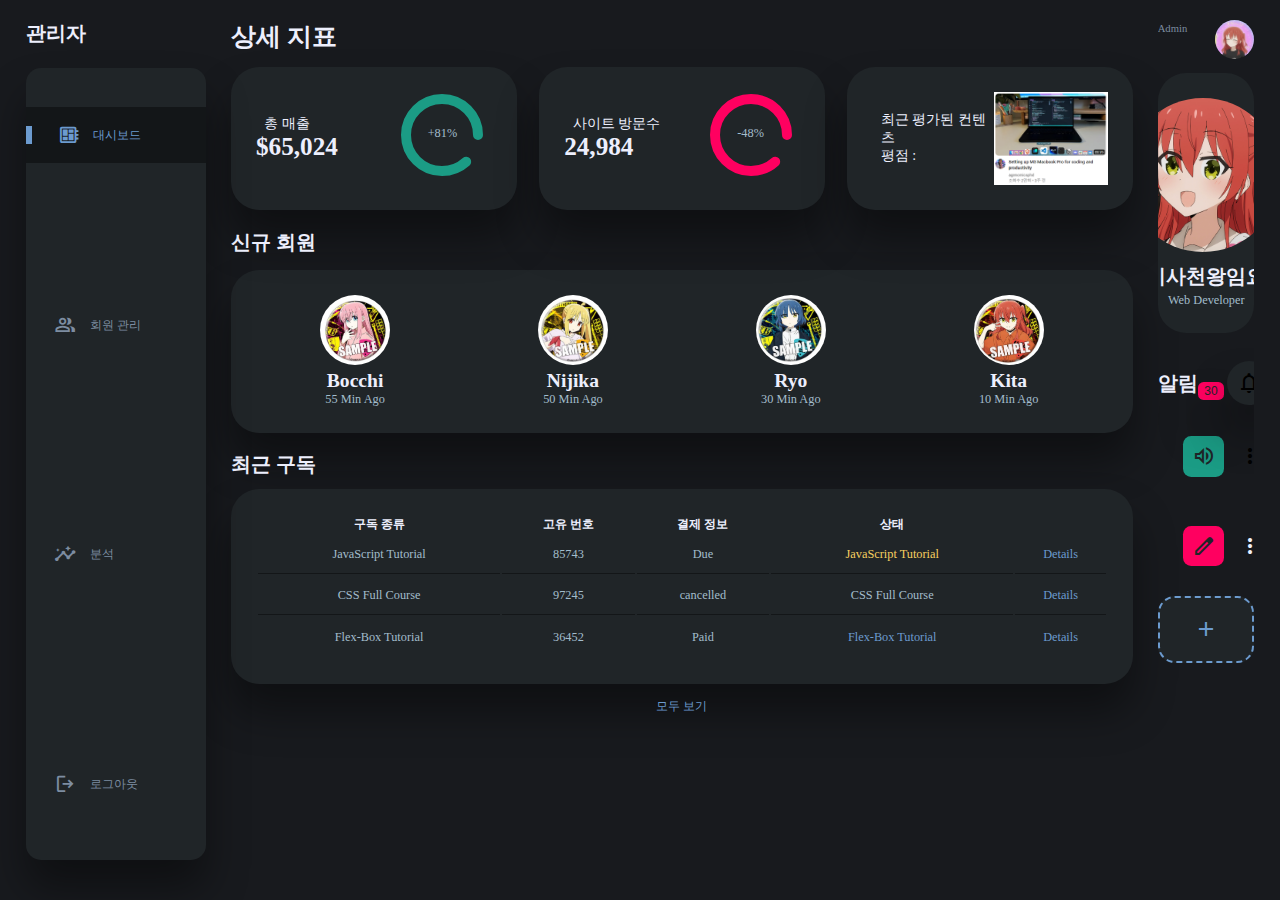
<file: Admin_page/dashBoard.html>
<!DOCTYPE html>
<html lang="en">
  <head>
    <meta charset="UTF-8" />
    <meta name="viewport" content="width=device-width, initial-scale=1.0" />
    <link
      href="https://fonts.googleapis.com/css2?family=Material+Symbols+Outlined"
      rel="stylesheet"
    />
    <link rel="stylesheet" href="dashBoard_style.css" />
    <title>관리자 페이지 1</title>
  </head>
  <body>
    <div class="container">
      <aside>
        <div class="toggle">
          <div class="logo">
            <h2>관리자</h2>
          </div>
          <div class="close" id="close-btn">
            <span class="material-symbols-outlined"> close </span>
          </div>
        </div>
        <!--           사이드바             -->
        <div class="sidebar">
          <a href="#" class="active">
            <span class="material-symbols-outlined"> empty_dashboard </span>
            <h3>대시보드</h3>
          </a>
          <a href="./Members_page/members.html">
            <span class="material-symbols-outlined"> group </span>
            <h3>회원 관리</h3>
          </a>
          <a href="./analysis_page/analysis.html">
            <span class="material-symbols-outlined"> insights </span>
            <h3>분석</h3>
          </a>
          <a href="../index.html">
            <span class="material-symbols-outlined"> logout </span>
            <h3>로그아웃</h3>
          </a>
        </div>
        <!-- 사이드바 종료 -->
      </aside>

      <!-- 메인 컨텐츠 -->
      <main>
        <h1>상세 지표</h1>
        <!-- 분석 -->
        <div class="analyse">
          <div class="sales">
            <div class="status">
              <div class="info">
                <h3>총 매출</h3>
                <h1>$65,024</h1>
              </div>
              <div class="progress">
                <svg>
                  <circle cx="38" cy="38" r="36"></circle>
                </svg>
                <div class="percentage">
                  <p>+81%</p>
                </div>
              </div>
            </div>
          </div>
          <div class="visits">
            <div class="status">
              <div class="info">
                <h3>사이트 방문수</h3>
                <h1>24,984</h1>
              </div>
              <div class="progress">
                <svg>
                  <circle cx="38" cy="38" r="36"></circle>
                </svg>
                <div class="percentage">
                  <p>-48%</p>
                </div>
              </div>
            </div>
          </div>
          <div class="highlight">
              <div class="info">
                <h3>최근 평가된 컨텐츠</h3>
                <h3>평점 : </h3>
              </div>
              <div class="content">
                <img src="./images/con1.png">
              </div>
          </div>
          <!-- <div class="searches">
            <div class="status">
              <div class="info">
                <h3>사이트 검색량</h3>
                <h1>14,147</h1>
              </div>
              <div class="progress">
                <svg>
                  <circle cx="38" cy="38" r="36"></circle>
                </svg>
                <div class="percentage">
                  <p>+21%</p>
                </div>
              </div>
            </div>
          </div> -->
        </div>
        <!-- 분석파트 끝 -->

        <!-- 새 유저 시작 -->
        <div class="new-users">
          <h2>신규 회원</h2>
          <div class="user-list">
            <div class="user">
              <img src="images/profile1.png" />
              <h2>Bocchi</h2>
              <p>55 Min Ago</p>
            </div>
            <div class="user">
              <img src="images/profile2.png" />
              <h2>Nijika</h2>
              <p>50 Min Ago</p>
            </div>
            <div class="user">
              <img src="images/profile3.png" />
              <h2>Ryo</h2>
              <p>30 Min Ago</p>
            </div>
            <div class="user">
              <img src="images/profile4.png" />
              <h2>Kita</h2>
              <p>10 Min Ago</p>
            </div>
          </div>
        </div>
        <!-- 새 유저 끝 -->

        <!-- 최근 주문 시작 -->
        <div class="recent-orders">
          <h2>최근 구독</h2>
          <table>
            <thead>
              <tr>
                <th>구독 종류</th>
                <th>고유 번호</th>
                <th>결제 정보</th>
                <th>상태</th>
                <th></th>
              </tr>
            </thead>
            <tbody></tbody>
          </table>
          <a href="#">모두 보기</a>
        </div>
        <!-- 최근 주문 끝 -->
      </main>
      <!-- 메인 종료 -->

      <!-- 오른쪽 섹션 시작 -->
      <div class="right-section">
        <div class="nav">
          <button class="menu-btn">
            <span class="material-symbols-outlined"> menu </span>
          </button>
          <div class="dark-mode">
            <span class="material-symbols-outlined active"> light_mode </span>
            <span class="material-symbols-outlined"> dark_mode </span>
          </div>

          <div class="profile">
            <div class="info">
              <b>요한</b>
              <small class="text-muted">Admin</small>
            </div>
            <div class="profile-photo">
              <img src="images/kitang.jpg" />
            </div>
          </div>
        </div>
        <!-- 오른쪽 nav 종료 -->

        <!-- 어드민 기능 시작 -->
        <div class="user-profile">
          <div class="logo">
            <img src="./images/KITA2.JPG" />
            <h2>회기사천왕임요한</h2>
            <p>Web Developer</p>
          </div>
        </div>

        <div class="reminders">
          <div class="header">
            <h2>알림</h2>
              <button>
                <span class="message-count">30</span>
                <span class="material-symbols-outlined"> notifications_none </span>
              </button>
              
          </div>

          <button class="notification">
            <div class="icon">
              <span class="material-symbols-outlined"> volume_up </span>
            </div>
            <div class="content">
              <div class="info">
                <h3>호출</h3>
                <small class="text_muted"> 새 알림 3 건 </small>
              </div>
              <span class="material-symbols-outlined"> more_vert </span>
            </div>
          </button>

          <div class="notification deactive">
            <div class="icon">
              <span class="material-symbols-outlined"> edit </span>
            </div>
            <div class="content">
              <div class="info">
                <h3>공지사항 쓰기</h3>
                <small class="text_muted"> 최근 1개 등록함 </small>
              </div>
              <span class="material-symbols-outlined"> more_vert </span>
            </div>
          </div>

          <div class="notification add-reminders">
            <div>
              <span class="material-symbols-outlined"> add </span>
              <h3>새 기능 추가</h3>
            </div>
          </div>
        </div>
        <!-- 리마인더 종료 -->
      </div>
      <!-- 오른쪽 섹션 종료 -->
    </div>
    <!-- 컨테이너 종료 -->
    <script src="order.js"></script>
    <script src="index.js"></script>
  </body>
</html>
</file>
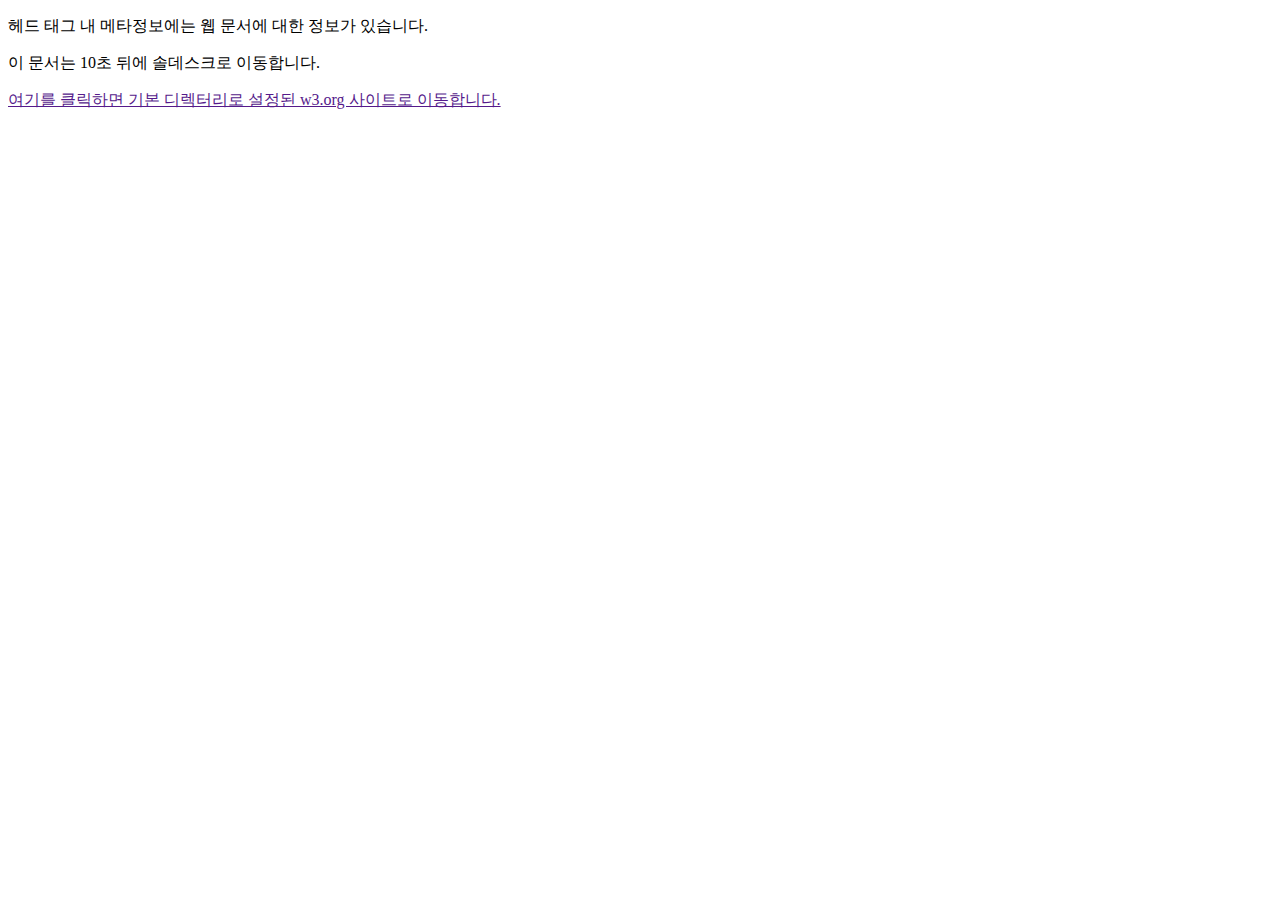
<file: chap1_p/02_head_meta_p.html>
<!DOCTYPE html>
<html>
<head>
<title>HTML5 메타정보</title>
<meta charset="UTF-8">
<meta name="author" content="soldesk"/>
<meta name="keywords" content="html5"/>
<meta name="description" content="web"/>
<meta http-equiv="refresh" content="10, https://soldesk.com/"/>
<base href="http://www.w3.org/" target="_blank" />
</head>
<body>
	<p>
		헤드 태그 내 메타정보에는 웹 문서에 대한 정보가 있습니다.
	</p>
	<p>
		이 문서는 10초 뒤에 솔데스크로 이동합니다.
	</p>
	<a href="">
		여기를 클릭하면 기본 디렉터리로 설정된 w3.org 사이트로 이동합니다.
	</a>
</body>
</html>
</file>
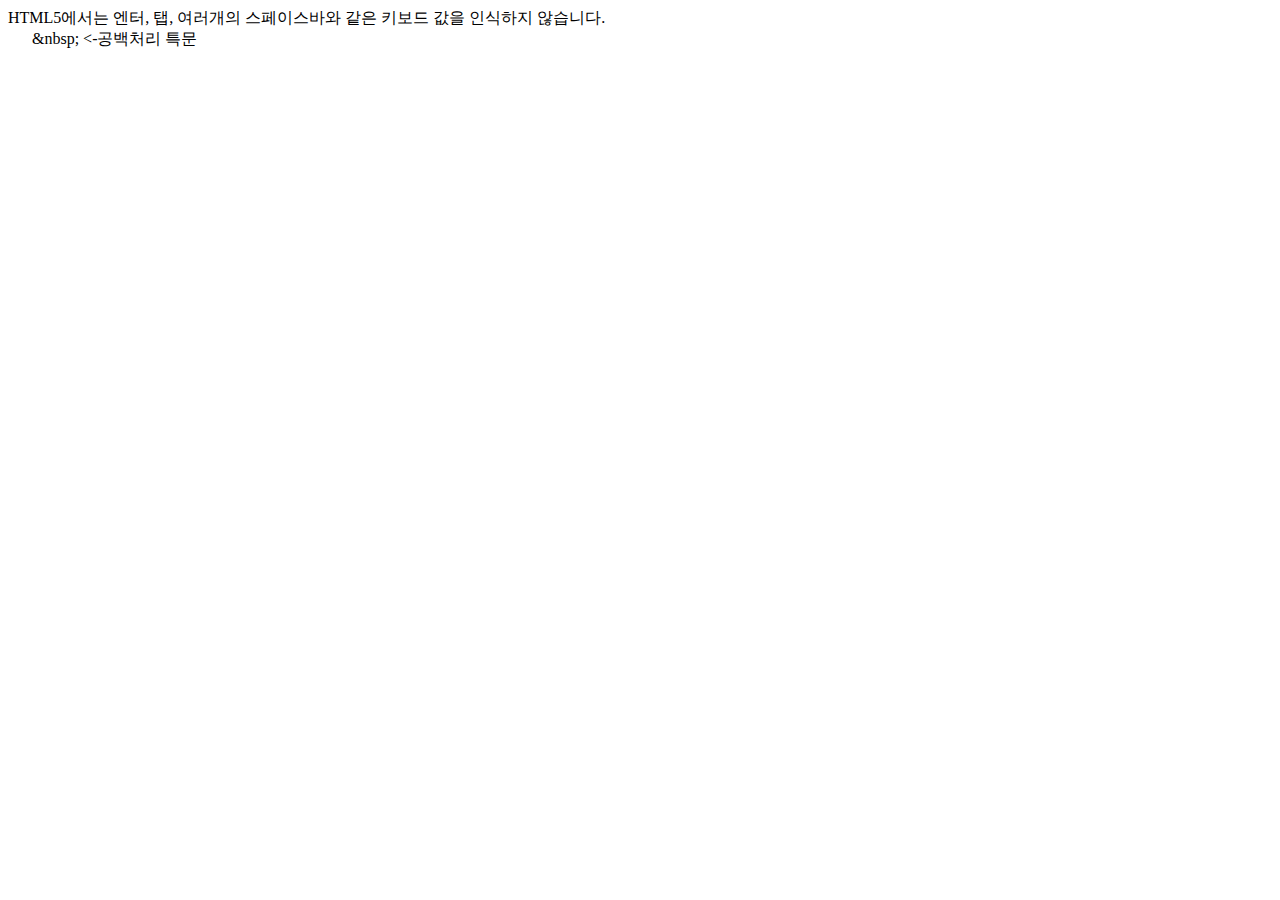
<file: chap1_p/03_space_p.html>
<!DOCTYPE html>
<html>
<head>
<meta charset="UTF-8">
<title>공백처리</title>
</head>
<body>
	HTML5에서는
	엔터, 탭,     여러개의 스페이스바와 같은
	키보드 값을 인식하지 않습니다.
	<br />
	&nbsp;&nbsp;&nbsp;&nbsp;&nbsp; &amp;nbsp; <-공백처리 특문
	<!--주석처리-->
</body>
</html>
</file>
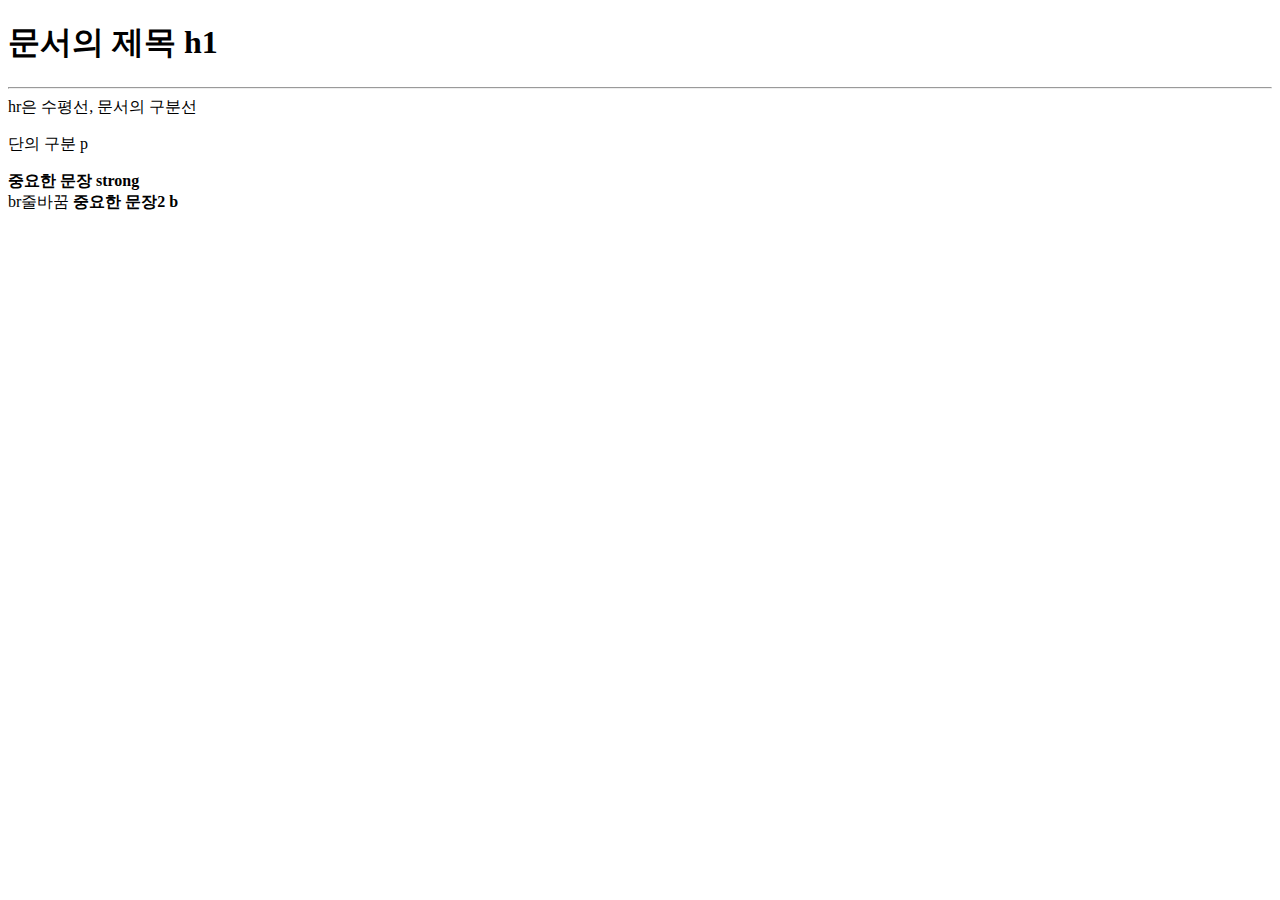
<file: chap1_p/05_element_p.html>
<!DOCTYPE html>
<html>
<head>
<meta charset="UTF-8">
<title>정의된 요소</title>
</head>
<body>
	<h1>문서의 제목 h1</h1>
	<hr /> hr은 수평선, 문서의 구분선
	<p>단의 구분 p</p>
	<strong>중요한 문장 strong</strong>
	<br /> br줄바꿈
	<b>중요한 문장2 b</b>
</body>
</html>
</file>
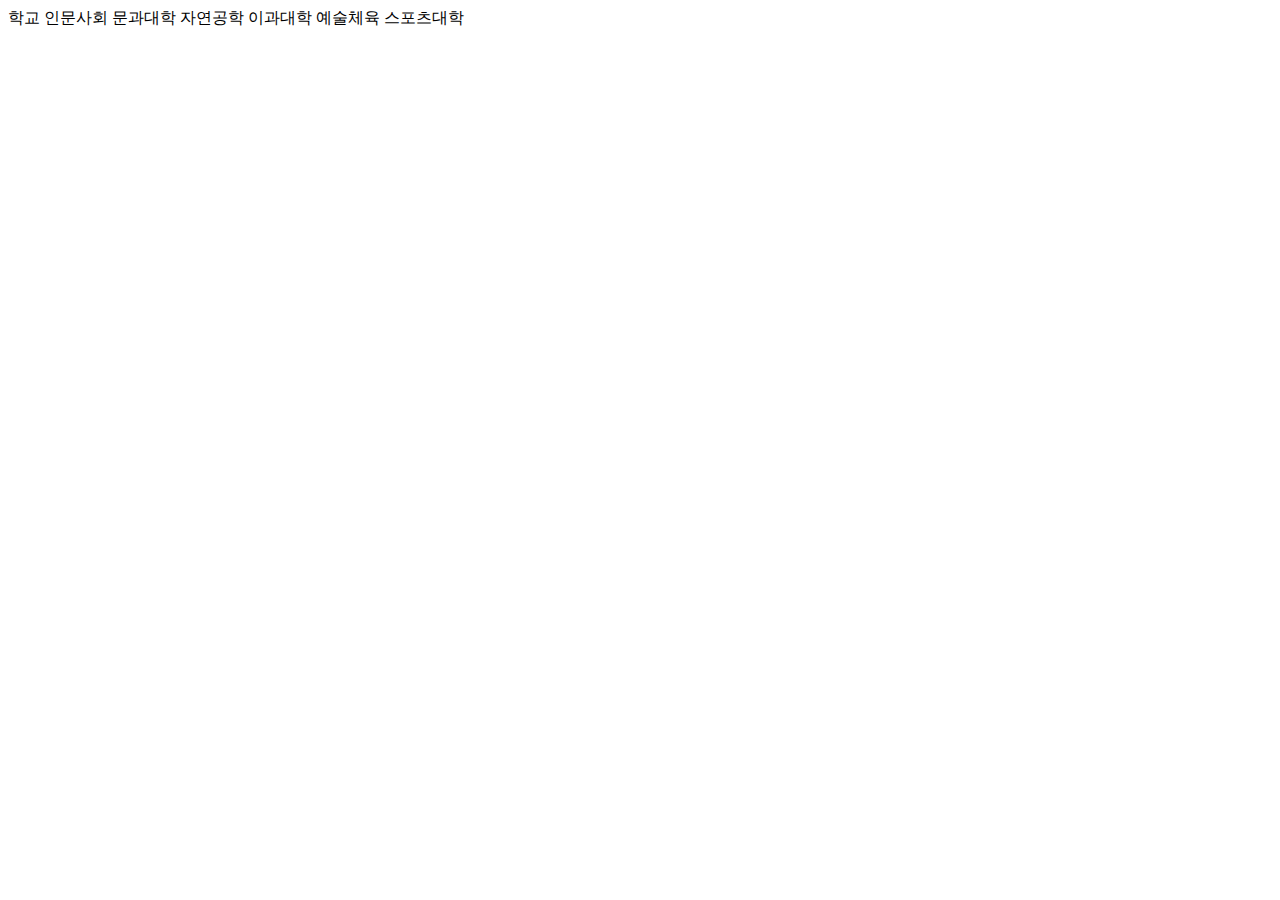
<file: chap1_p/06_userTag01_p.html>
<!DOCTYPE html>
<html>
<head>
<meta charset="UTF-8">
<title>사용자 정의 태그</title>
</head>
<body>
	<school>학교
		<colleage>인문사회
			<department>문과대학</department>
		</colleage>
		<colleage>자연공학
			<department>이과대학</department>
		</colleage>
		<colleage>예술체육
			<department>스포츠대학</department>	
		</colleage>
	</school>
</body>
</html>
</file>
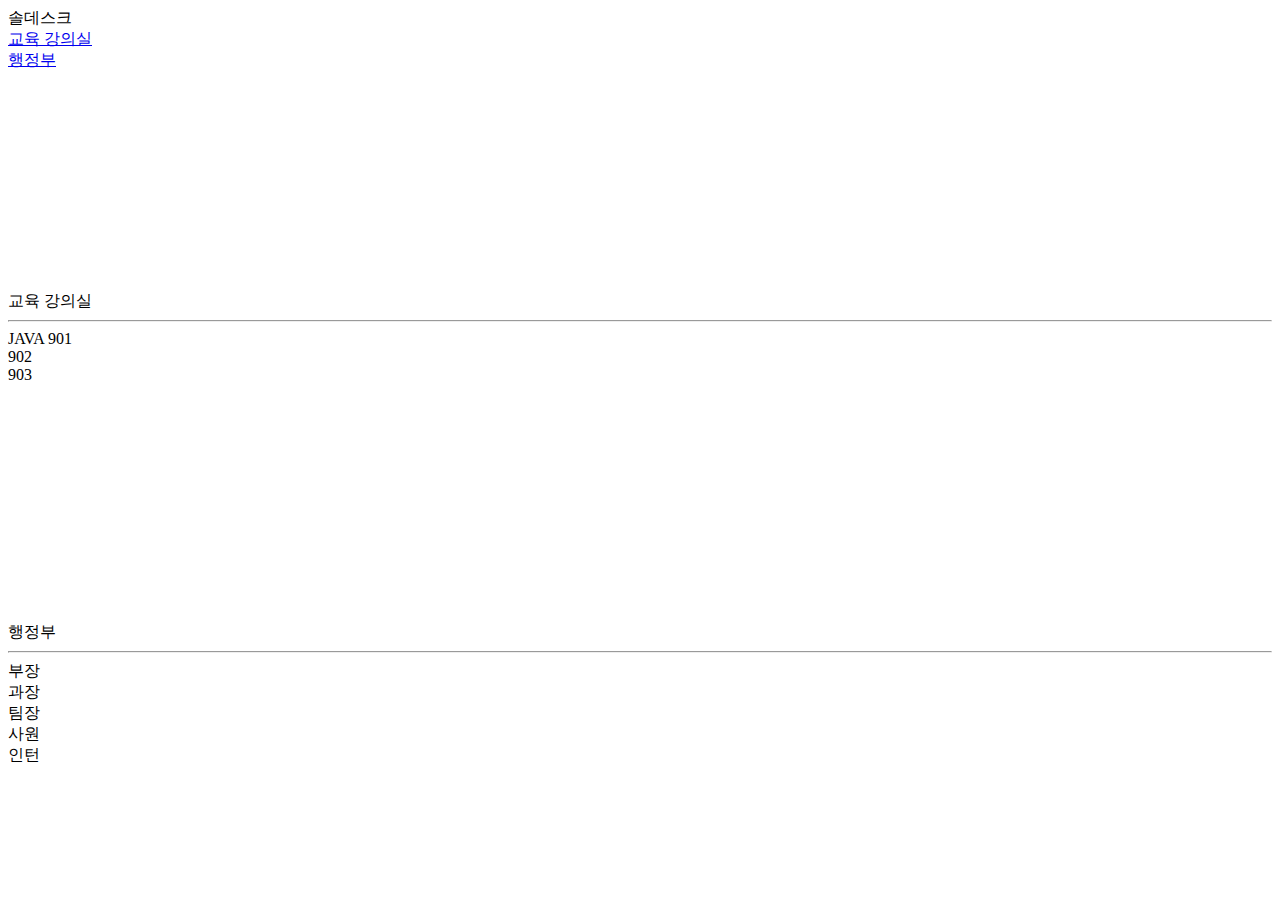
<file: chap1_p/07_userTag02_p.html>
<!DOCTYPE html>
<html>
<head>
<meta charset="UTF-8">
<title>사용자 정의요소</title>
</head>
<body>
	<company location="종로본원">솔데스크<br />
		<department title="교육부 구분">
			<a href="#mem1">교육 강의실</a>
		</department><br />
		<department title="행정부 멤버보기">
			<a href="#mem2">행정부</a>
		</department><br />
	</company>
	
	<p><br /></p>
	<p><br /></p>
	<p><br /></p>
	<p><br /></p>
	<p><br /></p>
	<p><br /></p>
	
	<class id="mem1">교육 강의실
		<hr />
		<education position="소프트웨어">JAVA
			<edu>901</edu><br />
			<edu>902</edu><br />
			<edu>903</edu><br />
			<edu hidden="hidden">904</edu><br />
		</education>
	</class>
	
	<p><br /></p>
	<p><br /></p>
	<p><br /></p>
	<p><br /></p>
	<p><br /></p>
	<p><br /></p>
	
	<staff id="mem2">행정부
		<hr />
		<member position="부장">부장</member><br />		
		<member position="과장">과장</member><br />		
		<member position="팀장">팀장</member><br />		
		<member position="사원">사원</member><br />		
		<member position="인턴">인턴</member><br />		
	</staff>
	
</body>
</html>
</file>
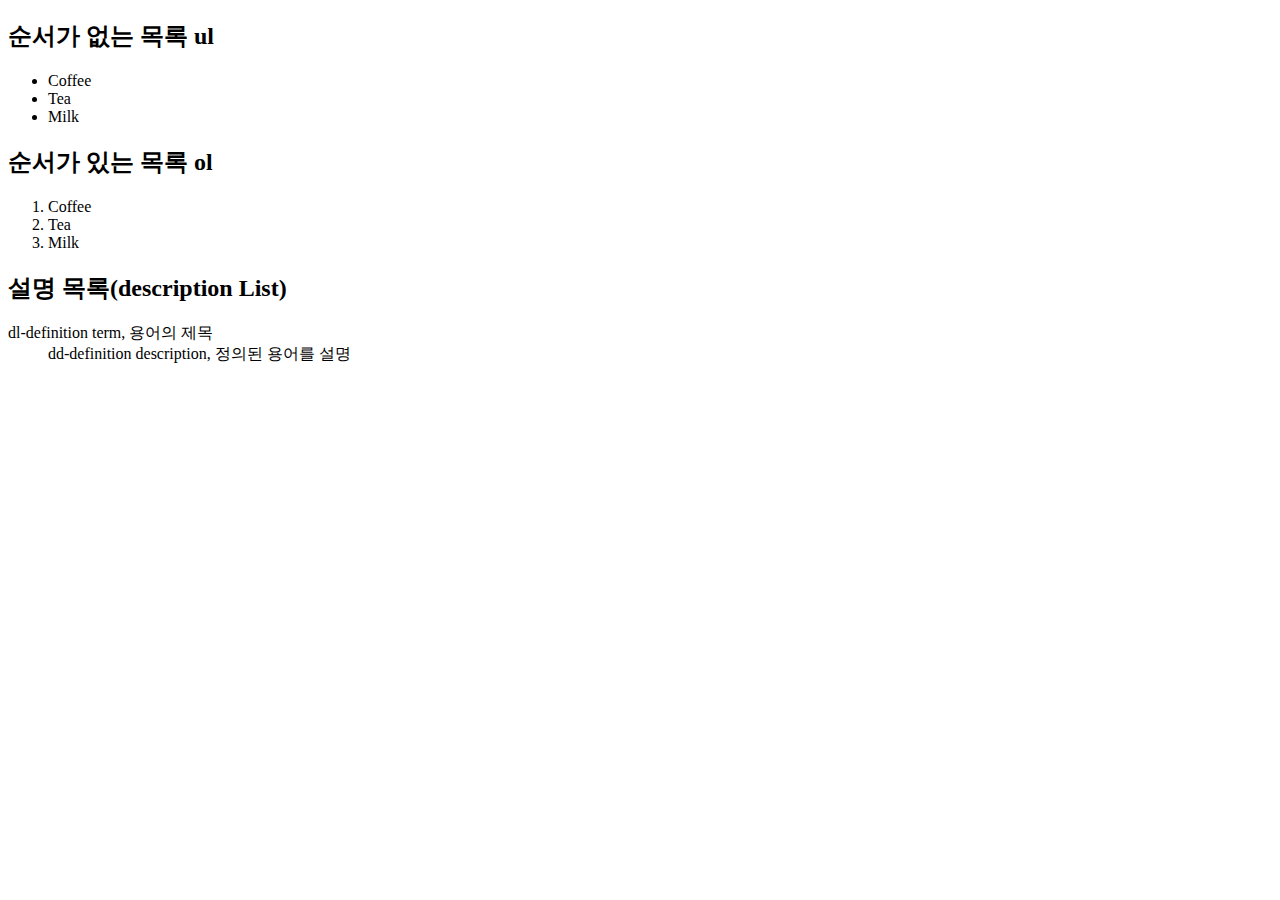
<file: chap1_p/08_list_p.html>
<!DOCTYPE html>
<html>
<head>
<meta charset="UTF-8">
<title>List</title>
</head>
<body>
	<h2>순서가 없는 목록 ul</h2>
	<ul>
		<li>Coffee</li>
		<li>Tea</li>
		<li>Milk</li>
	</ul>
	
	<h2>순서가 있는 목록 ol</h2>
	<ol>
		<li>Coffee</li>
		<li>Tea</li>
		<li>Milk</li>
	</ol>
	
	<h2>설명 목록(description List)</h2>
	<dl> 
		<dt>dl-definition term, 용어의 제목</dt>
		<dd>dd-definition description, 정의된 용어를 설명</dd>
	</dl>
</body>
</html>
</file>
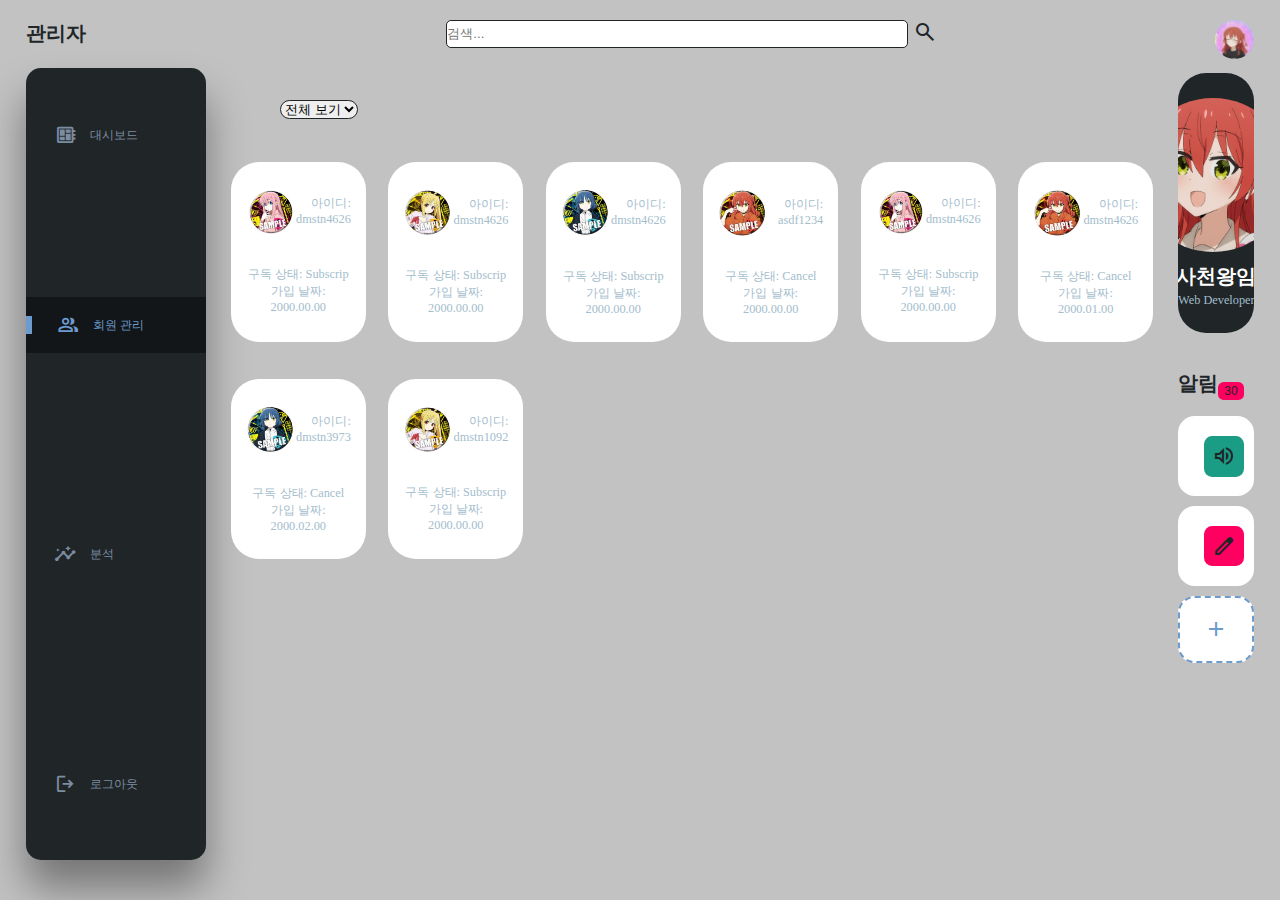
<file: Admin_page/Members_page/members.html>
<!DOCTYPE html>
<html lang="en">
  <head>
    <meta charset="UTF-8" />
    <meta name="viewport" content="width=device-width, initial-scale=1.0" />
    <link
      href="https://fonts.googleapis.com/css2?family=Material+Symbols+Outlined"
      rel="stylesheet"
    />
    <link rel="stylesheet" href="members_style.css" />
    <title>관리자 페이지 1</title>
  </head>
  <body>
    <div class="container">
      <aside>
        <div class="toggle">
          <div class="logo">
            <h2>관리자</h2>
          </div>
          <div class="close" id="close-btn">
            <span class="material-symbols-outlined"> close </span>
          </div>
        </div>
        <!--           사이드바             -->
        <div class="sidebar">
          <a href="../dashBoard.html">
            <span class="material-symbols-outlined"> empty_dashboard </span>
            <h3>대시보드</h3>
          </a>
          <a href="#" class="active">
            <span class="material-symbols-outlined"> group </span>
            <h3>회원 관리</h3>
          </a>
          <a href="../analysis_page/analysis.html">
            <span class="material-symbols-outlined"> insights </span>
            <h3>분석</h3>
          </a>
          <a href="..\../index.html">
            <span class="material-symbols-outlined"> logout </span>
            <h3>로그아웃</h3>
          </a>
        </div>
        <!-- 사이드바 종료 -->
      </aside>

      <!-- 메인 컨텐츠 -->
		<main>
			<div class="search">
				<input type="text" placeholder="검색..." />
				<a href=""><span class="material-symbols-outlined"> search </span></a>
			</div>
      <div class="select">
        <select name="" id="category" onchange="onchangeSelect()">
					<option value="All">전체 보기</option>
          <option value="Subscrip">Subscrip</option>
					<option value="Cancel">Cancel</option>
				</select>
      </div>
			<div class="user-profile">
				<div class="user">
					<p class="id">
						<img src="imgFile/profile1.png" /> &nbsp;
						아이디: dmstn4626
					</p>
					<br />
					<br />
					<p class="subscription">
						구독 상태: Subscrip
					</p>
          <p>가입 날짜: 2000.00.00</p>
				</div>
				<div class="user">
					<p class="id">
						<img src="imgFile/profile2.png" />&nbsp;
						아이디: dmstn4626
					</p>
					<br />
					<br />
					<p class="subscription">
						구독 상태: Subscrip
					</p>
          <p>가입 날짜: 2000.00.00</p>
				</div>
				<div class="user">
					<p class="id">
						<img src="imgFile/profile3.png" />&nbsp;
						아이디: dmstn4626
					</p>
					<br />
					<br />
					<p class="subscription">
						구독 상태: Subscrip
					</p>
          <p>가입 날짜: 2000.00.00</p>
				</div>
				<div class="user">
					<p class="id">
						<img src="imgFile/profile4.png" />&nbsp;
						아이디: asdf1234
					</p>
					<br />
					<br />
					<p class="subscription">
						구독 상태: Cancel
					</p>
          <p>가입 날짜: 2000.00.00</p>
				</div>
				<div class="user">
					<p class="id">
						<img src="imgFile/profile1.png" />&nbsp;
						아이디: dmstn4626
					</p>
					<br />
					<br />
					<p class="subscription">
						구독 상태: Subscrip
					</p>
          <p>가입 날짜: 2000.00.00</p>
				</div>
        <div class="user">
					<p class="id">
						<img src="imgFile/profile4.png" />&nbsp;
						아이디: dmstn4626
					</p>
					<br />
					<br />
					<p class="subscription">
						구독 상태: Cancel
					</p>
          <p>가입 날짜: 2000.01.00</p>
				</div>
        <div class="user">
					<p class="id">
						<img src="imgFile/profile3.png" />&nbsp;
						아이디: dmstn3973
					</p>
					<br />
					<br />
					<p class="subscription">
						구독 상태: Cancel
					</p>
          <p>가입 날짜: 2000.02.00</p>
				</div>
        <div class="user">
					<p class="id">
						<img src="imgFile/profile2.png" />&nbsp;
						아이디: dmstn1092
					</p>
					<br />
					<br />
					<p class="subscription">
						구독 상태: Subscrip
					</p>
          <p>가입 날짜: 2000.00.00</p>
				</div>
			</div>
		</main>
		<!-- 메인 종료 -->

      <!-- 오른쪽 섹션 시작 -->
      <div class="right-section">
        <div class="nav">
          <button class="menu-btn">
            <span class="material-symbols-outlined"> menu </span>
          </button>

          <div class="profile">
            <div class="info">
              <b>요한</b>
              <small class="text-muted">Admin</small>
            </div>
            <div class="profile-photo">
              <img src="images/kitang.jpg" />
            </div>
          </div>
        </div>
        <!-- 오른쪽 nav 종료 -->

        <!-- 어드민 기능 시작 -->
        <div class="user-profile">
          <div class="logo">
            <img src="./images/KITA2.JPG" />
            <h2>회기사천왕임요한</h2>
            <p>Web Developer</p>
          </div>
        </div>

        <div class="reminders">
          <div class="header">
            <h2>알림</h2>
              <button>
                <span class="message-count">30</span>
                <span class="material-symbols-outlined"> notifications_none </span>
              </button>
              
          </div>

          <button class="notification">
            <div class="icon">
              <span class="material-symbols-outlined"> volume_up </span>
            </div>
            <div class="content">
              <div class="info">
                <h3>호출</h3>
                <small class="text_muted"> 새 알림 3 건 </small>
              </div>
              <span class="material-symbols-outlined"> more_vert </span>
            </div>
          </button>

          <div class="notification deactive">
            <div class="icon">
              <span class="material-symbols-outlined"> edit </span>
            </div>
            <div class="content">
              <div class="info">
                <h3>공지사항 쓰기</h3>
                <small class="text_muted"> 최근 1개 등록함 </small>
              </div>
              <span class="material-symbols-outlined"> more_vert </span>
            </div>
          </div>

          <div class="notification add-reminders">
            <div>
              <span class="material-symbols-outlined"> add </span>
              <h3>새 기능 추가</h3>
            </div>
          </div>
        </div>
        <!-- 리마인더 종료 -->
      </div>
      <!-- 오른쪽 섹션 종료 -->
    </div>
    <!-- 컨테이너 종료 -->
    <script src="order.js"></script>
    <script src="index.js"></script>
    <script src="filter.js"></script>
  </body>
</html>
</file>
<file: Admin_page/dashBoard_style.css>
:root{
    --color-primary: #6C9BCF;
    --color-danger: #FF0060;
    --color-success: #1B9C85;
    --color-warning: #F7D060;
    --color-white: #202528;
    --color-info-dark: #7d8da1;
    --color-dark: #edeffd;
    --color-light: rgba(0, 0, 0, 0.4);
    --color-dark-variant: #a3bdcc;
    --color-background: #181a1e;

    --card-border-radius: 2rem;
    --border-radius-1: 0.4rem;
    --border-radius-2: 1.2rem;

    --card-padding: 1.8rem;
    --padding-1: 1.2rem;

    --box-shadow: 0 2rem 3rem var(--color-light);
}



.dark-mode-variables{
    --color-background: #181a1e;
    --color-white: #202528;
    --color-dark: #edeffd;
    --color-dark-variant: #a3bdcc;
    --color-light: rgba(0, 0, 0, 0.4);
    --box-shadow: 0 2rem 3rem var(--color-light);
}

*{
    margin: 0;
    padding: 0;
    outline: 0;
    appearance: 0;
    border: 0;
    text-decoration: none;
    box-sizing: border-box;
}

html{
    font-size: 14px;
}
body{
    width: 100vw;
    height: 100vh;
    font-size: 0.88rem;
    user-select: none;
    overflow-x: hidden;
    color: var(--color-dark);
    background-color: var(--color-background);
}
a{
    color: var(--color-dark);
}
img{
    display: block;
    width: 100%;
    object-fit: cover;
}

h1{
    font-weight: 800;
    font-size: 1.8rem;

}
h2{
    font-weight: 600;
    font-size: 1.4rem;
}

h3{
    font-weight: 500;
    font-size: 0.87rem;
}

small{
    font-size: 0.76rem;
}

p{
    color: var(--color-dark-variant);
}
b{
    color: var(--color-dark);
}
button{
    cursor: pointer;
    background: none;
    display: block;
    width: 100%;
}
.text-muted{
    color: var(--color-info-dark);
}
.primary{
    color: var(--color-primary);
}
.danget{
    color: var(--color-danger);
}
.success{
    color: var(--color-success);
}
.warning{
    color: var(--color-warning);
}

.container{
    display: flex;
    width: 96%;
    margin: 0 auto;
    gap: 1.8rem;

    grid-template-columns: 12rem auto 23rem;
}

aside{
    height: 100vh;
}

aside .toggle{
    display: flex;
    align-items: center;
    justify-content: space-between;
    margin-top: 1.4rem;
}

aside .toggle .close{
    padding-right: 1rem;
    display: none;
}
aside .sidebar{
    display: flex;
    flex-direction: column;
    justify-content: space-between;
    background-color: var(--color-white);
    box-shadow: var(--box-shadow);
    border-radius: 15px;
    height: 88vh;
    width: 20vh;
    position: relative;
    top: 1.5rem;
    transition: all 0.3s ease;
}

aside .sidebar:hover{
    box-shadow: none;
}
aside .sidebar a{
    display: flex;
    align-items: center;
    color: var(--color-info-dark);
    height: 4rem;
    gap: 1rem;
    position: relative;
    margin-bottom: 3.4rem;
    margin-left: 2rem;
    transition: all 0.3s ease;
}

aside .sidebar a span{
    font-size: 1.6rem;
    transition: all 0.3s ease;
}

aside .sidebar a:first-child{
    top: 5%;
}
/* aside .sidebar a:last-child{
    position: absolute;
    bottom: 2rem;
    width: 100%;
} 
    좌측 메뉴를 조절중... 로그아웃 버튼의 위치 조절기능임. 현재 보류
*/

aside .sidebar a.active{
    width: 100%;
    color: var(--color-primary);
    background-color: var(--color-light);
    margin-left: 0;
}
aside .sidebar a.active::before{
    content: '';
    width: 6px;
    height: 18px;
    background-color: var(--color-primary);
}

aside .sidebar a.active span{
    color: var(--color-primary);
    margin-left: calc(1rem - 3px);
}

aside .sidebar a:hover{
    color: var(--color-primary);
}
aside .sidebar a:hover span{
    margin-left: 0.6rem;
}
main{
    flex-grow: 1;
    margin-top: 1.4rem;
}

main .analyse{
    display: grid;
    grid-template-columns: repeat(3, 1fr);
    gap: 1.6rem;
}


main .analyse > div{
    background-color: var(--color-white);
    padding: var(--card-padding);
    border-radius: var(--card-border-radius);
    margin-top: 1rem;
    box-shadow: var(--box-shadow);
    cursor: pointer;
    transition: all 0.3s ease;
}

main .analyse > div:hover{
    box-shadow: none;
}

main .analyse > div .status{
    display: flex;
    align-items: center;
    justify-content: space-between;
}

main .analyse h3{
    margin-left: 0.6rem;
    font-size: 1rem;
}
main .analyse .progress{
    position: relative;
    width: 92px;
    height: 92px;
    border-radius: 50%;

}
main .analyse svg{
    width: 7rem;
    height: 7rem;
}

main .analyse svg circle{
    fill: none;
    stroke-width: 10;
    stroke-linecap: round;
    transform: translate(5px,5px);
}

main .analyse .sales svg circle{
    stroke: var(--color-success);
    stroke-dashoffset: -30;
    stroke-dasharray: 200;
}
main .analyse .visits svg circle{
    stroke: var(--color-danger);
    stroke-dashoffset: -30;
    stroke-dasharray: 200;
}
main .analyse .searches svg circle{
    stroke: var(--color-primary);
    stroke-dashoffset: -30;
    stroke-dasharray: 200;
}

main .analyse .progress .percentage{
    position: absolute;
    top: -4px;
    left: -3px;
    display: flex;
    align-items: center;
    justify-content: center;
    height: 100%;
    width: 100%;
}
main .analyse .highlight{
    display: flex;
    align-items: center;
    justify-content: space-between;
}
main .analyse .highlight .content{
    width: 120px;
}

main .new-users{
    margin-top: 1.3rem;
}
main .new-users .user-list{
    background-color: var(--color-white);
    padding: var(--card-padding);
    border-radius: var(--card-border-radius);
    margin-top: 1rem;
    box-shadow: var(--box-shadow);
    display: flex;
    justify-content: space-around;
    gap: 1.4rem;
    cursor: pointer;
    transition: all 0.3s ease;

}

main .new-users .user-list:hover{
    box-shadow: none;
}
main .new-users .user-list .user{
    display: flex;
    flex-direction: column;
    align-items: center;
    justify-content: center;
}

main .new-users .user-list .user img{
    width: 5rem;
    height: 5rem;
    margin-bottom: 0.4rem;
    border-radius: 50%;
}

main .recent-orders {
    margin-top: 1.3rem;
}
main .recent-orders h2{
    margin-bottom: 0.8rem;
}
main .recent-orders table{
    background-color: var(--color-white);
    width: 100%;
    padding: var(--card-padding);
    text-align: center;
    box-shadow: var(--box-shadow);
    border-radius: var(--card-border-radius);
    transition: all 0.3s ease;
}

main .recent-orders table:hover{
    box-shadow: none;
}

main table tbody td{
    height: 2.8rem;
    border-bottom: 1px solid var(--color-light);
    color: var(--color-dark-variant);
}


main table tbody tr:last-child td{
    border: none;
}

main .recent-orders a{
    text-align: center;
    display: block;
    margin: 1rem auto;
    color: var(--color-primary);
}

.right-section{
    margin-top: 1.4rem;
    width: 100px;
    margin-left: auto;
    transition: all 0.3s ease;
    overflow: hidden;
    white-space: nowrap;
}
.right-section:hover{
    width: 300px;
}

.right-section .nav{
    display: flex;
    justify-content: end;
    gap: 2rem;
}
.right-section .nav button{
    display: none;
}

.right-section .dark-mode{
    background-color: var(--color-light);
    display: flex;
    justify-content: space-between;
    align-items: center;
    height: 1.6rem;
    width: 4.2rem;
    cursor: pointer;
    border-radius: var(--border-radius-1);
}

.right-section .dark-mode span{
    font-size: 1.2rem;
    width: 50%;
    height: 100%;
    display: flex;
    align-items: center;
    justify-content: center;
}

.right-section .dark-mode span.active{
    background-color: var(--color-primary);
    columns: white;
    border-radius: var(--border-radius-1);
}

.right-section .nav .profile{
    display: flex;
    gap: 2rem;
    text-align: right;
}

.right-section .nav .profile .profile-photo{
    width: 2.8rem;
    height: 2.8rem;
    border-radius: 50%;
    overflow: hidden;
}

.right-section .user-profile{
    display: flex;
    justify-content: center;
    text-align: center;
    margin-top: 1rem;
    background-color: var(--color-white);
    padding: var(--card-padding);
    border-radius: var(--card-border-radius);
    box-shadow: none;
    cursor: pointer;
    transition: all 0.3s ease;
}

.right-section .user-profile:hover{
    box-shadow: var(--box-shadow);
}

.right-section .user-profile img{
    width: 11rem;
    height: auto;
    margin-bottom: 0.8rem;
    border-radius: 50%;
}
@keyframes moveText {
    0% {
      transform: translateX(0%);
    }
    25% {
        transform: translateX(30%);
      }
    50% {
      transform: translateX(0%);
    }
    75% {
      transform: translateX(-30%);
    }
    100% {
        transform: translateX(0%);
      }
  }
.right-section .user-profile h2{
    margin-right: auto;
    display: inline-block;
    white-space: nowrap; /* 텍스트가 줄 바꿈되지 않도록 설정 */
    animation: moveText 4.5s linear infinite; /* 애니메이션 적용 */
    margin-bottom: 0.2rem;
}
.right-section:hover .user-profile h2{
    animation: normal;
}

.right-section .reminders{
    margin-top: 2rem;
}

.right-section .reminders .header{
    display: flex;
    position: relative;
    align-items: center;
    justify-content: space-between;
    margin-bottom: 0.8rem;
}
/* 알림의 버튼을 우측으로 놓기 위해 flex의 inline을 적용함. 
(부모인 header가 space-between속성, 메세지 카운트의 마진을 좌측으로 정렬시키도록
하였으니 버튼도 그에 맞춰 우측에 정렬될 것으로 예상
*/
.right-section .reminders .header button{
    width: 100px;
    margin-left: auto;
}
.right-section .reminders .header .message-count{
    background-color: var(--color-danger);
    padding: 2px 6px;
    color: var(--color-white);
    font-size: 12px;
    border-radius: var(--border-radius-1);
}

.right-section .reminders .header span{
    padding: 10px;
    box-shadow: var(--box-shadow);
    background-color: var(--color-white);
    border-radius: 50%;
}

.right-section .reminders .notification{
    
    background: none;
    display: flex;
    align-items: center;
    gap: 1rem;
    margin-bottom: 0.7rem;
    padding: 1.4rem var(--card-padding);
    border-radius: var(--border-radius-2);
    box-shadow: none;
    cursor: pointer;
    transition: all 0.3s ease;
}

.right-section .reminders .notification:hover{
    background-color: var(--color-white);
    box-shadow: var(--box-shadow);
}

.right-section .reminders .notification .content{
    display: flex;
    justify-content: space-between;
    margin: 0;
    width: 100%;
}
.right-section .reminders .notification .content .info{
    display: none;
}
.right-section:hover .reminders .notification .content .info{
    display: block;
}

.right-section .reminders .notification .icon{
    padding: 0.6rem;
    color: var(--color-white);
    background-color: var(--color-success);
    border-radius: 20%;
    display: flex;
}

.right-section .reminders .notification.deactive .icon{
    background-color: var(--color-danger);
}

.right-section .reminders .add-reminders{
    background-color: var(--color-white);
    border: 2px dashed var(--color-primary);
    color: var(--color-primary);
    display: flex;
    align-items: center;
    justify-content: center;
    cursor: pointer;
}
.right-section .reminders .add-reminders:hover{
    background-color: var(--color-primary);
    color: white;
}
.right-section .reminders .add-reminders div{
    display: flex;
    align-items: center;
    gap: 0.6rem;
}
.right-section .reminders .add-reminders div h3{
    display: none;
}
.right-section:hover .reminders .add-reminders div h3{
    display: block;
}


/* @media screen and (max-width: 1200px){
    .container{
        width: 95%;
        grid-template-columns: 7rem
        auto 23rem;
    }

    aside .sidebar h3{
        display: none;
    }

    aside .sidebar a{
        width: 5.6rem;
    }
    aside .sidebar a:last-child{
        position: relative;
        margin-top: 1.8rem;
    }
    main .analyse{
        grid-template-columns: 1fr;
        gap: 0;
    }
    main .new-users .user-list .user{
        flex-basis: 40%;
    }
} */
</file>
<file: Admin_page/Members_page/members_style.css>
:root{
    --color-primary: #6C9BCF;
    --color-danger: #FF0060;
    --color-success: #1B9C85;
    --color-warning: #F7D060;
    --color-white: #202528;
    --color-info-dark: #7d8da1;
    --color-dark: #fff;
    --color-text: #202528;
    --color-light: rgba(0, 0, 0, 0.4);
    --color-dark-variant: #a3bdcc;
    --color-background: #c2c2c2;

    --card-border-radius: 2rem;
    --border-radius-1: 0.4rem;
    --border-radius-2: 1.2rem;

    --card-padding: 1.8rem;
    --padding-1: 1.2rem;

    --box-shadow: 0 2rem 3rem var(--color-light);
}

/* .dark-mode-variables{
    --color-background: #181a1e;
    --color-white: #202528;
    --color-dark: #edeffd;
    --color-dark-variant: #a3bdcc;
    --color-light: rgba(0, 0, 0, 0.4);
    --box-shadow: 0 2rem 3rem var(--color-light);
} */

*{
    margin: 0;
    padding: 0;
    outline: 0;
    appearance: 0;
    border: 0;
    text-decoration: none;
    box-sizing: border-box;
}

html{
    font-size: 14px;
}
body{
    width: 100vw;
    height: 100vh;
    font-size: 0.88rem;
    user-select: none;
    overflow-x: hidden;
    color: var(--color-text);
    background-color: var(--color-background);
}
a{
    color: var(--color-dark);
}
img{
    display: block;
    width: 100%;
    object-fit: cover;
}

h1{
    font-weight: 800;
    font-size: 1.8rem;

}
h2{
    font-weight: 600;
    font-size: 1.4rem;
}

h3{
    font-weight: 500;
    font-size: 0.87rem;
}

small{
    font-size: 0.76rem;
}

p{
    color: var(--color-dark-variant);
}
b{
    color: var(--color-dark);
}
button{
    cursor: pointer;
    background: none;
    display: block;
    width: 100%;
}
.text-muted{
    color: var(--color-info-dark);
}
.primary{
    color: var(--color-primary);
}
.danget{
    color: var(--color-danger);
}
.success{
    color: var(--color-success);
}
.warning{
    color: var(--color-warning);
}

.container{
    display: flex;
    width: 96%;
    margin: 0 auto;
    gap: 1.8rem;

    grid-template-columns: 12rem auto 23rem;
}

aside{
    height: 100vh;
}

aside .toggle{
    display: flex;
    align-items: center;
    justify-content: space-between;
    margin-top: 1.4rem;
}

aside .toggle .close{
    padding-right: 1rem;
    display: none;
}
aside .sidebar{
    display: flex;
    flex-direction: column;
    justify-content: space-between;
    background-color: var(--color-white);
    box-shadow: var(--box-shadow);
    border-radius: 15px;
    height: 88vh;
    width: 20vh;
    position: relative;
    top: 1.5rem;
    transition: all 0.3s ease;
}

aside .sidebar:hover{
    box-shadow: none;
}
aside .sidebar a{
    display: flex;
    align-items: center;
    color: var(--color-info-dark);
    height: 4rem;
    gap: 1rem;
    position: relative;
    margin-bottom: 3.4rem;
    margin-left: 2rem;
    transition: all 0.3s ease;
}

aside .sidebar a span{
    font-size: 1.6rem;
    transition: all 0.3s ease;
}

aside .sidebar a:first-child{
    top: 5%;
}
/* aside .sidebar a:last-child{
    position: absolute;
    bottom: 2rem;
    width: 100%;
} 
    좌측 메뉴를 조절중... 로그아웃 버튼의 위치 조절기능임. 현재 보류
*/

aside .sidebar a.active{
    width: 100%;
    color: var(--color-primary);
    background-color: var(--color-light);
    margin-left: 0;
}
aside .sidebar a.active::before{
    content: '';
    width: 6px;
    height: 18px;
    background-color: var(--color-primary);
}

aside .sidebar a.active span{
    color: var(--color-primary);
    margin-left: calc(1rem - 3px);
}

aside .sidebar a:hover{
    color: var(--color-primary);
}
aside .sidebar a:hover span{
    margin-left: 0.6rem;
}
main {
	margin-top: 1.4rem;
    margin-left: auto;
    margin-right: auto;
}

main .search {
	display: flex;
	justify-content: center;
}

main .search input {
	width: 50%;
	border: 1px solid var(--color-text);
	border-radius: 5px;
}

main .search a{
	width: 30px;
	padding-left: 5px;
	color: var(--color-text);
}

main .user-profile {
	border-radius: 20px;
	position: relative;
	bottom: -100px;
	display: grid;
	grid-template-columns: repeat(6, 1fr);
	gap: 1.6rem;
}

main .select{
    position: absolute;
    top: 100px;
    left: 250px;
}

main .select select{
	border: 1px solid var(--color-text);
	border-radius: 20px;
	margin-left: 10px;
    position: relative;
    text-align: center;
	right: -20px;
}

main .user-profile .id {
	display: flex;
	justify-content: center;
	align-items: center;
	text-align: right;
}

main .id:hover{
	cursor: pointer;
}

main .user {
	text-align: center;
	margin-top: 1rem;
	background-color: var(--color-dark);
	padding: 25.2px 15px;
	border-radius: var(--card-border-radius);
	box-shadow: none;
	transition: all 0.3s ease;
}

main .user:hover {
	box-shadow: var(--box-shadow);
}

main .user img {
	width: 50px;
	border-radius: 50%;
}

.right-section{
    margin-top: 1.4rem;
    width: 100px;
    transition: all 0.3s ease;
    overflow: hidden;
    white-space: nowrap;
}
.right-section:hover{
    width: 300px;
}

.right-section .nav{
    display: flex;
    justify-content: end;
    gap: 2rem;
}
.right-section .nav button{
    display: none;
}

/* .right-section .dark-mode{
    background-color: var(--color-light);
    display: flex;
    justify-content: space-between;
    align-items: center;
    height: 1.6rem;
    width: 4.2rem;
    cursor: pointer;
    border-radius: var(--border-radius-1);
}

.right-section .dark-mode span{
    font-size: 1.2rem;
    width: 50%;
    height: 100%;
    display: flex;
    align-items: center;
    justify-content: center;
}

.right-section .dark-mode span.active{
    background-color: var(--color-primary);
    columns: white;
    border-radius: var(--border-radius-1);
} */

.right-section .nav .profile{
    display: flex;
    gap: 2rem;
    text-align: right;
}

.right-section .profile .info {
    display: none;
}

.right-section:hover .profile .info {
    display: block;
}

.right-section .nav .profile .profile-photo{
    width: 2.8rem;
    height: 2.8rem;
    border-radius: 50%;
    overflow: hidden;
}

.right-section .user-profile{
    display: flex;
    justify-content: center;
    text-align: center;
    margin-top: 1rem;
    background-color: var(--color-white);
    padding: var(--card-padding);
    border-radius: var(--card-border-radius);
    box-shadow: none;
    cursor: pointer;
    transition: all 0.3s ease;
}

.right-section .user-profile h2{
    color: var(--color-dark);
}

.right-section .user-profile:hover{
    box-shadow: var(--box-shadow);
}

.right-section .user-profile img{
    width: 11rem;
    height: auto;
    margin-bottom: 0.8rem;
    border-radius: 50%;
}
@keyframes moveText {
    0% {
      transform: translateX(0%);
    }
    25% {
        transform: translateX(30%);
      }
    50% {
      transform: translateX(0%);
    }
    75% {
      transform: translateX(-30%);
    }
    100% {
        transform: translateX(0%);
      }
  }
.right-section .user-profile h2{
    margin-right: auto;
    display: inline-block;
    white-space: nowrap; /* 텍스트가 줄 바꿈되지 않도록 설정 */
    animation: moveText 4.5s linear infinite; /* 애니메이션 적용 */
    margin-bottom: 0.2rem;
}
.right-section:hover .user-profile h2{
    animation: normal;
}

.right-section .reminders{
    margin-top: 2rem;
}

.right-section .reminders .header{
    display: flex;
    position: relative;
    align-items: center;
    justify-content: space-between;
    margin-bottom: 0.8rem;
}
/* 알림의 버튼을 우측으로 놓기 위해 flex의 inline을 적용함. 
(부모인 header가 space-between속성, 메세지 카운트의 마진을 좌측으로 정렬시키도록
하였으니 버튼도 그에 맞춰 우측에 정렬될 것으로 예상
*/
.right-section .reminders .header button{
    width: 100px;
    margin-left: auto;
}
.right-section .reminders .header .message-count{
    background-color: var(--color-danger);
    padding: 2px 6px;
    color: var(--color-white);
    font-size: 12px;
    border-radius: var(--border-radius-1);
}

.right-section .reminders .header span{
    padding: 10px;
    /* box-shadow: var(--box-shadow); */
    background-color: var(--color-dark);
    border-radius: 50%;
}

.right-section .reminders .header span.material-symbols-outlined{
    visibility: hidden;
}

.right-section:hover .reminders .header span.material-symbols-outlined{
    visibility: visible;
}

.right-section .reminders .notification{
    
    background-color: var(--color-dark);
    display: flex;
    align-items: center;
    gap: 1rem;
    margin-bottom: 0.7rem;
    padding: 1.4rem var(--card-padding);
    border-radius: var(--border-radius-2);
    box-shadow: none;
    cursor: pointer;
    transition: all 0.3s ease;
}

.right-section .reminders .notification:hover{
    background-color: var(--color-dark);
    box-shadow: var(--box-shadow);
}

.right-section .reminders .notification .content{
    display: flex;
    justify-content: space-between;
    margin: 0;
    width: 100%;
}
.right-section .reminders .notification .content .info{
    display: none;
}
.right-section:hover .reminders .notification .content .info{
    display: block;
}

.right-section .reminders .notification .icon{
    padding: 0.6rem;
    color: var(--color-white);
    background-color: var(--color-success);
    border-radius: 20%;
    display: flex;
}

.right-section .reminders .notification.deactive .icon{
    background-color: var(--color-danger);
}

.right-section .reminders .add-reminders{
    background-color: var(--color-dark);
    border: 2px dashed var(--color-primary);
    color: var(--color-primary);
    display: flex;
    align-items: center;
    justify-content: center;
    cursor: pointer;
}
.right-section .reminders .add-reminders:hover{
    background-color: var(--color-primary);
    color: white;
}
.right-section .reminders .add-reminders div{
    display: flex;
    align-items: center;
    gap: 0.6rem;
}
.right-section .reminders .add-reminders div h3{
    display: none;
}
.right-section:hover .reminders .add-reminders div h3{
    display: block;
}


/* @media screen and (max-width: 1200px){
    .container{
        width: 95%;
        grid-template-columns: 7rem
        auto 23rem;
    }

    aside .sidebar h3{
        display: none;
    }

    aside .sidebar a{
        width: 5.6rem;
    }
    aside .sidebar a:last-child{
        position: relative;
        margin-top: 1.8rem;
    }
    main .analyse{
        grid-template-columns: 1fr;
        gap: 0;
    }
    main .new-users .user-list .user{
        flex-basis: 40%;
    }
} */
</file>
